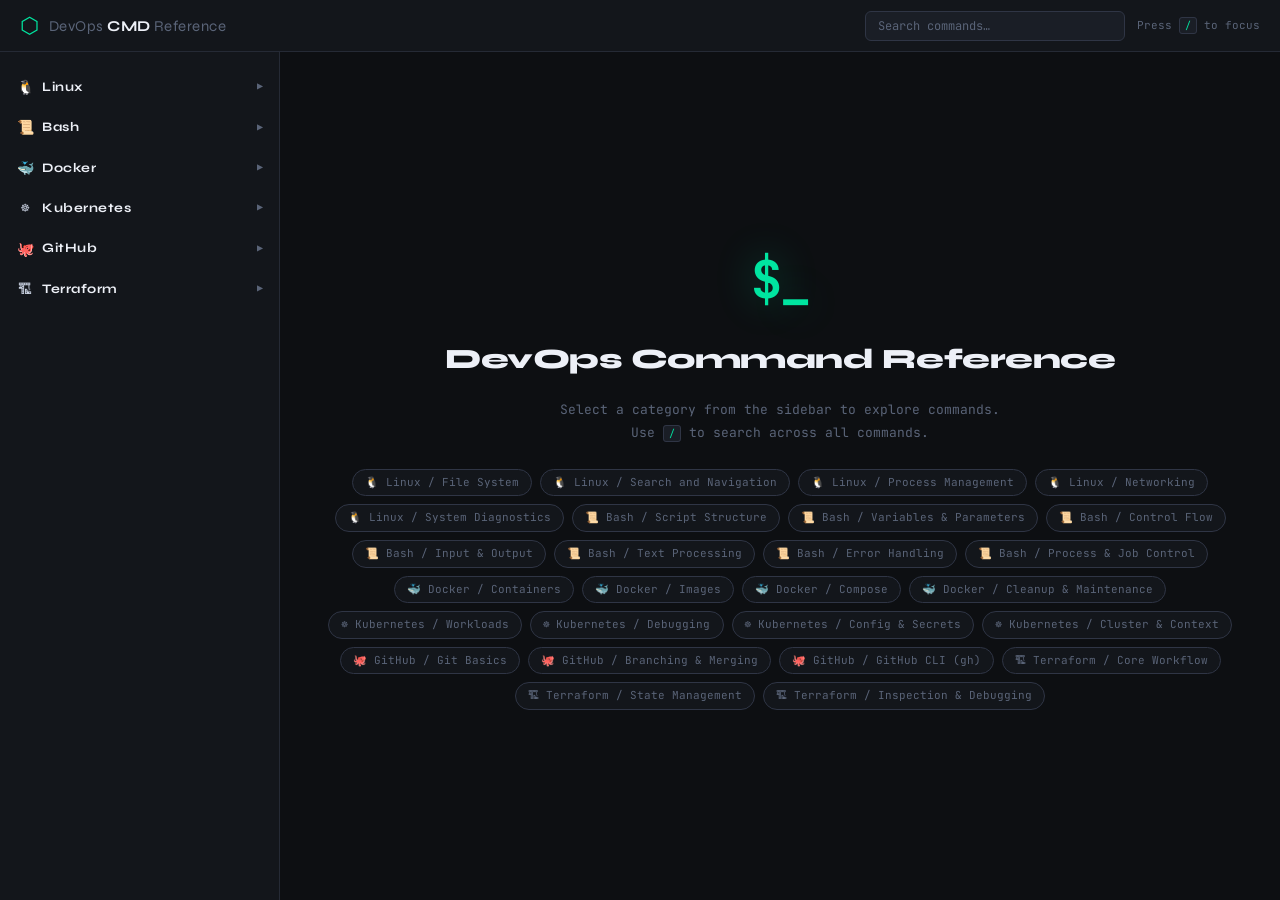
<file: index.html>
<!DOCTYPE html>
<html lang="en">
<head>
  <meta charset="UTF-8" />
  <meta name="viewport" content="width=device-width, initial-scale=1.0" />
  <title>DevOps Command Reference</title>
  <link rel="preconnect" href="https://fonts.googleapis.com" />
  <link href="https://fonts.googleapis.com/css2?family=JetBrains+Mono:wght@300;400;500;700&family=Syne:wght@400;600;700;800&display=swap" rel="stylesheet" />
  <link rel="stylesheet" href="style.css" />
</head>
<body>

  <div id="app">
    <!-- Top Bar -->
    <header class="topbar">
      <div class="topbar-left">
        <span class="topbar-logo">⬡</span>
        <span class="topbar-title">DevOps <strong>CMD</strong> Reference</span>
      </div>
      <div class="topbar-right">
        <input type="text" id="search-input" placeholder="Search commands…" autocomplete="off" />
        <span class="topbar-hint">Press <kbd>/</kbd> to focus</span>
      </div>
    </header>

    <div class="layout">
      <!-- Sidebar -->
      <aside class="sidebar" id="sidebar">
        <div class="sidebar-inner">
          <nav id="sidebar-nav">
            <p class="sidebar-loading">Loading…</p>
          </nav>
        </div>
      </aside>

      <!-- Main Content -->
      <main class="content" id="content">
        <div class="welcome" id="welcome-screen">
          <div class="welcome-icon">$_</div>
          <h1>DevOps Command Reference</h1>
          <p>Select a category from the sidebar to explore commands.<br/>Use <kbd>/</kbd> to search across all commands.</p>
          <div class="welcome-tags" id="welcome-tags"></div>
        </div>
        <div id="command-view" class="hidden"></div>
        <div id="search-results" class="hidden"></div>
      </main>
    </div>
  </div>

  <script src="app.js"></script>
</body>
</html>
</file>
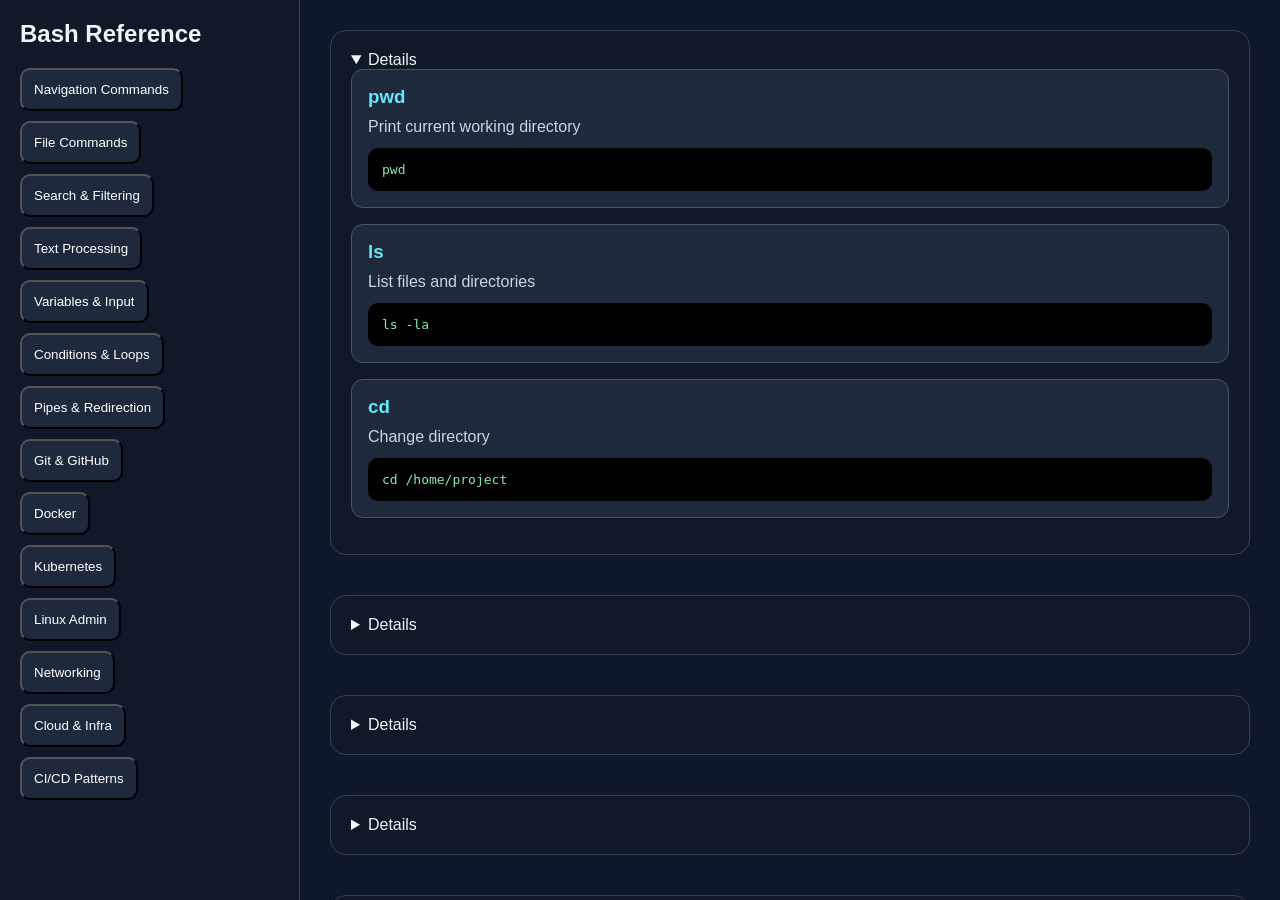
<file: index_old.html>
<!DOCTYPE html>
<html lang="en">
<head>
  <meta charset="UTF-8" />
  <meta name="viewport" content="width=device-width, initial-scale=1.0" />
  <title>Bash Reference for CI/CD</title>

  <style>
    * {
      margin: 0;
      padding: 0;
      box-sizing: border-box;
    }

    body {
      font-family: Arial, sans-serif;
      display: flex;
      height: 100vh;
      background: #0f172a;
      color: #f1f5f9;
    }

    .sidebar {
      width: 300px;
      background: #111827;
      border-right: 1px solid #334155;
      overflow-y: auto;
      padding: 20px;
    }

    .sidebar h1 {
      font-size: 24px;
      margin-bottom: 20px;
    }

    .nav-item {
      display: block;
      padding: 12px;
      margin-bottom: 10px;
      background: #1e293b;
      border-radius: 10px;
      text-decoration: none;
      color: white;
      transition: 0.2s;
    }

    .nav-item:hover {
      background: #334155;
    }

    .content {
      flex: 1;
      overflow-y: auto;
      padding: 30px;
    }

    .section {
      margin-bottom: 40px;
      background: #111827;
      border: 1px solid #334155;
      border-radius: 16px;
      padding: 20px;
    }

    details summary {
      font-size: 24px;
      font-weight: bold;
      cursor: pointer;
      margin-bottom: 20px;
    }

    .command-card {
      background: #1e293b;
      border: 1px solid #475569;
      border-radius: 12px;
      padding: 16px;
      margin-bottom: 16px;
    }

    .command-card h3 {
      color: #67e8f9;
      margin-bottom: 10px;
    }

    .command-card p {
      margin-bottom: 12px;
      color: #cbd5e1;
    }

    pre {
      background: black;
      color: #86efac;
      padding: 14px;
      border-radius: 10px;
      overflow-x: auto;
    }

    @media (max-width: 768px) {
      body {
        flex-direction: column;
      }

      .sidebar {
        width: 100%;
        height: auto;
        border-right: none;
        border-bottom: 1px solid #334155;
      }
    }
  </style>
</head>
<body>

  <div class="sidebar">
    <h1>Bash Reference</h1>

    <button class="nav-item" onclick="showSection('navigation')">Navigation Commands</button>
    <button class="nav-item" onclick="showSection('files')">File Commands</button>
    <button class="nav-item" onclick="showSection('search')">Search & Filtering</button>
    <button class="nav-item" onclick="showSection('text')">Text Processing</button>
    <button class="nav-item" onclick="showSection('variables')">Variables & Input</button>
    <button class="nav-item" onclick="showSection('logic')">Conditions & Loops</button>
    <button class="nav-item" onclick="showSection('pipes')">Pipes & Redirection</button>
    <button class="nav-item" onclick="showSection('git')">Git & GitHub</button>
    <button class="nav-item" onclick="showSection('docker')">Docker</button>
    <button class="nav-item" onclick="showSection('kubernetes')">Kubernetes</button>
    <button class="nav-item" onclick="showSection('linux-admin')">Linux Admin</button>
    <button class="nav-item" onclick="showSection('networking')">Networking</button>
    <button class="nav-item" onclick="showSection('cloud')">Cloud & Infra</button>
    <button class="nav-item" onclick="showSection('patterns')">CI/CD Patterns</button>
  </div>

  <div class="content">

    <div class="section" id="navigation">
      <details open>
        <!-- <summary>Navigation Commands</summary> -->

        <div class="command-card">
          <h3>pwd</h3>
          <p>Print current working directory</p>
          <pre><code>pwd</code></pre>
        </div>

        <div class="command-card">
          <h3>ls</h3>
          <p>List files and directories</p>
          <pre><code>ls -la</code></pre>
        </div>

        <div class="command-card">
          <h3>cd</h3>
          <p>Change directory</p>
          <pre><code>cd /home/project</code></pre>
        </div>
      </details>
    </div>

    <div class="section" id="files">
      <details>
        <!-- <summary>File Commands</summary> -->

        <div class="command-card">
          <h3>mkdir</h3>
          <p>Create directories</p>
          <pre><code>mkdir -p app/config/dev</code></pre>
        </div>

        <div class="command-card">
          <h3>touch</h3>
          <p>Create empty files</p>
          <pre><code>touch test.txt</code></pre>
        </div>

        <div class="command-card">
          <h3>rm</h3>
          <p>Remove files/directories</p>
          <pre><code>rm -rf temp/</code></pre>
        </div>
      </details>
    </div>

    <div class="section" id="search">
      <details>
        <!-- <summary>Search & Filtering</summary> -->

        <div class="command-card">
          <h3>grep</h3>
          <p>Search text patterns</p>
          <pre><code>grep "ERROR" app.log</code></pre>
        </div>

        <div class="command-card">
          <h3>find</h3>
          <p>Find files and directories</p>
          <pre><code>find . -name "*.sh"</code></pre>
        </div>
      </details>
    </div>

    <div class="section" id="text">
      <details>
        <!-- <summary>Text Processing</summary> -->

        <div class="command-card">
          <h3>awk</h3>
          <p>Field-based text processing</p>
          <pre><code>awk '{print $1}' file.txt</code></pre>
        </div>

        <div class="command-card">
          <h3>sed</h3>
          <p>Stream editor and replacements</p>
          <pre><code>sed 's/hello/world/' file.txt</code></pre>
        </div>

        <div class="command-card">
          <h3>cut</h3>
          <p>Extract columns</p>
          <pre><code>cut -d ':' -f1 /etc/passwd</code></pre>
        </div>
      </details>
    </div>

    <div class="section" id="variables">
      <details>
        <!-- <summary>Variables & Input</summary> -->

        <div class="command-card">
          <h3>Variables</h3>
          <p>Store values</p>
          <pre><code>name="Praveen"
echo "$name"</code></pre>
        </div>

        <div class="command-card">
          <h3>read</h3>
          <p>Read user input or parse lines</p>
          <pre><code>while read -r status file</code></pre>
        </div>
      </details>
    </div>

    <div class="section" id="logic">
      <details>
        <!-- <summary>Conditions & Loops</summary> -->

        <div class="command-card">
          <h3>if</h3>
          <p>Conditional execution</p>
          <pre><code>if [[ -f test.txt ]]; then
  echo "Exists"
fi</code></pre>
        </div>

        <div class="command-card">
          <h3>case</h3>
          <p>Pattern matching</p>
          <pre><code>case "$status" in
  A) echo "Added" ;;
esac</code></pre>
        </div>
      </details>
    </div>

    <div class="section" id="pipes">
      <details>
        <!-- <summary>Pipes & Redirection</summary> -->

        <div class="command-card">
          <h3>Pipe |</h3>
          <p>Pass output between commands</p>
          <pre><code>cat app.log | grep ERROR</code></pre>
        </div>

        <div class="command-card">
          <h3>Redirect ></h3>
          <p>Overwrite file output</p>
          <pre><code>echo "hello" > file.txt</code></pre>
        </div>
      </details>
    </div>

    <div class="section" id="git">
      <details>
        <!-- <summary>Git & GitHub Commands</summary> -->

        <div class="command-card">
          <h3>git clone</h3>
          <p>Clone repositories</p>
          <pre><code>git clone https://github.com/org/repo.git</code></pre>
        </div>

        <div class="command-card">
          <h3>git status</h3>
          <p>Show repository status</p>
          <pre><code>git status</code></pre>
        </div>

        <div class="command-card">
          <h3>git diff</h3>
          <p>Compare changes</p>
          <pre><code>git diff --name-status origin/main...HEAD</code></pre>
        </div>

        <div class="command-card">
          <h3>git fetch</h3>
          <p>Fetch remote changes</p>
          <pre><code>git fetch origin main</code></pre>
        </div>

        <div class="command-card">
          <h3>git log</h3>
          <p>View commit history</p>
          <pre><code>git log --oneline --graph</code></pre>
        </div>

        <div class="command-card">
          <h3>gh pr create</h3>
          <p>Create pull request using GitHub CLI</p>
          <pre><code>gh pr create --base main --head feature-branch</code></pre>
        </div>
      </details>
    </div>

    <div class="section" id="docker">
      <details>
        <!-- <summary>Docker Commands</summary> -->

        <div class="command-card">
          <h3>docker build</h3>
          <p>Build Docker image</p>
          <pre><code>docker build -t my-app:1.0 .</code></pre>
        </div>

        <div class="command-card">
          <h3>docker run</h3>
          <p>Run container</p>
          <pre><code>docker run -p 8080:8080 my-app:1.0</code></pre>
        </div>

        <div class="command-card">
          <h3>docker ps</h3>
          <p>List running containers</p>
          <pre><code>docker ps -a</code></pre>
        </div>

        <div class="command-card">
          <h3>docker logs</h3>
          <p>View container logs</p>
          <pre><code>docker logs -f container-id</code></pre>
        </div>

        <div class="command-card">
          <h3>docker exec</h3>
          <p>Execute commands inside container</p>
          <pre><code>docker exec -it container-id bash</code></pre>
        </div>
      </details>
    </div>

    <div class="section" id="kubernetes">
      <details>
        <!-- <summary>Kubernetes Commands</summary> -->

        <div class="command-card">
          <h3>kubectl get pods</h3>
          <p>List pods</p>
          <pre><code>kubectl get pods -A</code></pre>
        </div>

        <div class="command-card">
          <h3>kubectl describe</h3>
          <p>Describe resources</p>
          <pre><code>kubectl describe pod my-pod</code></pre>
        </div>

        <div class="command-card">
          <h3>kubectl logs</h3>
          <p>View pod logs</p>
          <pre><code>kubectl logs -f pod-name</code></pre>
        </div>

        <div class="command-card">
          <h3>kubectl exec</h3>
          <p>Execute command inside pod</p>
          <pre><code>kubectl exec -it pod-name -- bash</code></pre>
        </div>

        <div class="command-card">
          <h3>kubectl apply</h3>
          <p>Apply manifests</p>
          <pre><code>kubectl apply -f deployment.yaml</code></pre>
        </div>
      </details>
    </div>

    <div class="section" id="linux-admin">
      <details>
        <!-- <summary>Linux Administration Commands</summary> -->

        <div class="command-card">
          <h3>systemctl</h3>
          <p>Manage Linux services</p>
          <pre><code>systemctl status nginx</code></pre>
        </div>

        <div class="command-card">
          <h3>journalctl</h3>
          <p>View system logs</p>
          <pre><code>journalctl -u nginx -f</code></pre>
        </div>

        <div class="command-card">
          <h3>df</h3>
          <p>Disk space usage</p>
          <pre><code>df -h</code></pre>
        </div>

        <div class="command-card">
          <h3>free</h3>
          <p>Memory usage</p>
          <pre><code>free -m</code></pre>
        </div>

        <div class="command-card">
          <h3>top</h3>
          <p>Monitor processes</p>
          <pre><code>top</code></pre>
        </div>
      </details>
    </div>

    <div class="section" id="networking">
      <details>
        <!-- <summary>Networking Commands</summary> -->

        <div class="command-card">
          <h3>curl</h3>
          <p>Make HTTP requests</p>
          <pre><code>curl -X GET https://api.example.com</code></pre>
        </div>

        <div class="command-card">
          <h3>wget</h3>
          <p>Download files</p>
          <pre><code>wget https://example.com/file.zip</code></pre>
        </div>

        <div class="command-card">
          <h3>ping</h3>
          <p>Test connectivity</p>
          <pre><code>ping google.com</code></pre>
        </div>

        <div class="command-card">
          <h3>netstat</h3>
          <p>Check listening ports</p>
          <pre><code>netstat -tulpn</code></pre>
        </div>
      </details>
    </div>

    <div class="section" id="cloud">
      <details>
        <!-- <summary>Cloud & Infrastructure Commands</summary> -->

        <div class="command-card">
          <h3>terraform init</h3>
          <p>Initialize Terraform project</p>
          <pre><code>terraform init</code></pre>
        </div>

        <div class="command-card">
          <h3>terraform plan</h3>
          <p>Preview infrastructure changes</p>
          <pre><code>terraform plan</code></pre>
        </div>

        <div class="command-card">
          <h3>terraform apply</h3>
          <p>Apply infrastructure changes</p>
          <pre><code>terraform apply</code></pre>
        </div>

        <div class="command-card">
          <h3>ssh</h3>
          <p>Connect to remote server</p>
          <pre><code>ssh user@server-ip</code></pre>
        </div>

        <div class="command-card">
          <h3>scp</h3>
          <p>Copy files to remote server</p>
          <pre><code>scp app.jar user@server:/opt/apps</code></pre>
        </div>
      </details>
    </div>

  </div>
  <script>
  function showSection(sectionId) {

      // Get all sections
      const sections = document.querySelectorAll('.section');

      // Hide all sections
      sections.forEach(section => {
          section.style.display = 'none';
      });

      // Show selected section
      document.getElementById(sectionId).style.display = 'block';
  }
  </script>
</body>
</html>
</file>
<file: style.css>
/* ═══════════════════════════════════════════
   DevOps CMD Reference — Terminal Industrial
   ═══════════════════════════════════════════ */

:root {
  --bg:          #0d0f12;
  --bg2:         #13161b;
  --bg3:         #1a1e26;
  --border:      #252a35;
  --border2:     #2f3545;
  --accent:      #00e5a0;
  --accent2:     #0097ff;
  --accent3:     #ff6b35;
  --warn:        #ffcc00;
  --text:        #c8d0e0;
  --text-dim:    #5a6478;
  --text-bright: #edf0f7;
  --sidebar-w:   280px;
  --topbar-h:    52px;
  --mono:        'JetBrains Mono', monospace;
  --sans:        'Syne', sans-serif;
  --radius:      6px;
}

*, *::before, *::after { box-sizing: border-box; margin: 0; padding: 0; }

html, body {
  height: 100%;
  background: var(--bg);
  color: var(--text);
  font-family: var(--mono);
  font-size: 13px;
  line-height: 1.6;
  overflow: hidden;
}

/* ── TOP BAR ─────────────────────────────── */
.topbar {
  position: fixed;
  top: 0; left: 0; right: 0;
  height: var(--topbar-h);
  background: var(--bg2);
  border-bottom: 1px solid var(--border);
  display: flex;
  align-items: center;
  justify-content: space-between;
  padding: 0 20px;
  z-index: 100;
  gap: 16px;
}

.topbar-left {
  display: flex;
  align-items: center;
  gap: 10px;
  flex-shrink: 0;
}

.topbar-logo {
  font-size: 22px;
  color: var(--accent);
  line-height: 1;
}

.topbar-title {
  font-family: var(--sans);
  font-size: 15px;
  color: var(--text-dim);
  letter-spacing: 0.03em;
}

.topbar-title strong {
  color: var(--text-bright);
  font-weight: 700;
}

.topbar-right {
  display: flex;
  align-items: center;
  gap: 12px;
}

#search-input {
  background: var(--bg3);
  border: 1px solid var(--border2);
  color: var(--text-bright);
  font-family: var(--mono);
  font-size: 12px;
  padding: 6px 12px;
  border-radius: var(--radius);
  width: 260px;
  outline: none;
  transition: border-color 0.15s, box-shadow 0.15s;
}

#search-input:focus {
  border-color: var(--accent);
  box-shadow: 0 0 0 2px rgba(0, 229, 160, 0.12);
}

#search-input::placeholder { color: var(--text-dim); }

.topbar-hint {
  color: var(--text-dim);
  font-size: 11px;
  white-space: nowrap;
}

kbd {
  background: var(--bg3);
  border: 1px solid var(--border2);
  color: var(--accent);
  padding: 1px 5px;
  border-radius: 3px;
  font-family: var(--mono);
  font-size: 10px;
}

/* ── LAYOUT ──────────────────────────────── */
#app { height: 100%; }

.layout {
  display: flex;
  height: 100vh;
  padding-top: var(--topbar-h);
}

/* ── SIDEBAR ─────────────────────────────── */
.sidebar {
  width: var(--sidebar-w);
  flex-shrink: 0;
  background: var(--bg2);
  border-right: 1px solid var(--border);
  overflow-y: auto;
  overflow-x: hidden;
}

.sidebar::-webkit-scrollbar { width: 4px; }
.sidebar::-webkit-scrollbar-track { background: transparent; }
.sidebar::-webkit-scrollbar-thumb { background: var(--border2); border-radius: 2px; }

.sidebar-inner { padding: 12px 0 24px; }

.sidebar-loading {
  color: var(--text-dim);
  padding: 20px 20px;
  font-size: 12px;
}

/* Category header */
.nav-category {
  margin-top: 4px;
}

.nav-category-header {
  display: flex;
  align-items: center;
  gap: 8px;
  padding: 8px 16px 6px;
  cursor: pointer;
  user-select: none;
  transition: background 0.1s;
  border-radius: 0;
}

.nav-category-header:hover { background: var(--bg3); }

.nav-category-header.active-parent .cat-name {
  color: var(--accent);
}

.cat-icon {
  font-size: 14px;
  width: 18px;
  text-align: center;
  flex-shrink: 0;
}

.cat-name {
  font-family: var(--sans);
  font-size: 13px;
  font-weight: 700;
  color: var(--text-bright);
  letter-spacing: 0.04em;
  flex: 1;
}

.cat-chevron {
  color: var(--text-dim);
  font-size: 10px;
  transition: transform 0.2s;
  flex-shrink: 0;
}

.nav-category.open .cat-chevron { transform: rotate(90deg); }

/* Sub-items */
.nav-subitems {
  display: none;
  padding: 2px 0 6px;
}

.nav-category.open .nav-subitems { display: block; }

.nav-subitem {
  display: flex;
  align-items: center;
  gap: 8px;
  padding: 6px 16px 6px 42px;
  cursor: pointer;
  color: var(--text-dim);
  font-size: 12px;
  transition: all 0.1s;
  border-left: 2px solid transparent;
  margin-left: 0;
}

.nav-subitem:hover {
  color: var(--text);
  background: var(--bg3);
}

.nav-subitem.active {
  color: var(--accent);
  border-left-color: var(--accent);
  background: rgba(0, 229, 160, 0.06);
}

.nav-subitem-count {
  margin-left: auto;
  font-size: 10px;
  background: var(--bg3);
  border: 1px solid var(--border);
  color: var(--text-dim);
  padding: 0px 5px;
  border-radius: 10px;
  min-width: 22px;
  text-align: center;
}

.nav-subitem.active .nav-subitem-count {
  background: rgba(0, 229, 160, 0.1);
  border-color: rgba(0, 229, 160, 0.3);
  color: var(--accent);
}

/* ── MAIN CONTENT ────────────────────────── */
.content {
  flex: 1;
  overflow-y: auto;
  overflow-x: hidden;
  background: var(--bg);
  padding: 28px 32px 60px;
}

.content::-webkit-scrollbar { width: 5px; }
.content::-webkit-scrollbar-track { background: transparent; }
.content::-webkit-scrollbar-thumb { background: var(--border2); border-radius: 3px; }

/* ── WELCOME ─────────────────────────────── */
.welcome {
  display: flex;
  flex-direction: column;
  align-items: center;
  justify-content: center;
  min-height: calc(100vh - var(--topbar-h) - 60px);
  text-align: center;
  gap: 16px;
}

.welcome-icon {
  font-family: var(--mono);
  font-size: 52px;
  font-weight: 700;
  color: var(--accent);
  letter-spacing: -2px;
  text-shadow: 0 0 40px rgba(0,229,160,0.3)  
}

@keyframes blink-cursor {
  0%, 100% { opacity: 1; }
  50% { opacity: 0.3; }
}

.welcome h1 {
  font-family: var(--sans);
  font-size: 28px;
  font-weight: 800;
  color: var(--text-bright);
  letter-spacing: -0.5px;
}

.welcome p {
  color: var(--text-dim);
  font-size: 13px;
  line-height: 1.8;
}

.welcome-tags {
  display: flex;
  flex-wrap: wrap;
  gap: 8px;
  justify-content: center;
  margin-top: 8px;
}

.welcome-tag {
  background: var(--bg2);
  border: 1px solid var(--border2);
  color: var(--text-dim);
  padding: 4px 12px;
  border-radius: 20px;
  font-size: 11px;
  cursor: pointer;
  transition: all 0.15s;
}

.welcome-tag:hover {
  border-color: var(--accent);
  color: var(--accent);
  background: rgba(0,229,160,0.06);
}

/* ── COMMAND VIEW ────────────────────────── */
#command-view.hidden,
#search-results.hidden,
.welcome.hidden { display: none; }

.view-header {
  margin-bottom: 24px;
  padding-bottom: 16px;
  border-bottom: 1px solid var(--border);
}

.view-breadcrumb {
  font-size: 11px;
  color: var(--text-dim);
  margin-bottom: 6px;
  letter-spacing: 0.06em;
  text-transform: uppercase;
}

.view-breadcrumb span { color: var(--accent); }

.view-title {
  font-family: var(--sans);
  font-size: 22px;
  font-weight: 800;
  color: var(--text-bright);
  display: flex;
  align-items: center;
  gap: 10px;
}

.view-title-icon { font-size: 20px; }

.view-desc {
  color: var(--text-dim);
  font-size: 12px;
  margin-top: 6px;
}

.view-count {
  display: inline-flex;
  align-items: center;
  gap: 4px;
  background: var(--bg2);
  border: 1px solid var(--border);
  color: var(--text-dim);
  padding: 2px 8px;
  border-radius: 10px;
  font-size: 11px;
  margin-top: 8px;
}

/* ── COMMAND CARDS ───────────────────────── */
.commands-grid {
  display: grid;
  gap: 12px;
}

.cmd-card {
  background: var(--bg2);
  border: 1px solid var(--border);
  border-radius: var(--radius);
  overflow: hidden;
  transition: border-color 0.15s, box-shadow 0.15s;
}

.cmd-card:hover {
  border-color: var(--border2);
  box-shadow: 0 2px 16px rgba(0,0,0,0.3);
}

.cmd-card-header {
  display: flex;
  align-items: flex-start;
  gap: 12px;
  padding: 14px 16px 12px;
  cursor: pointer;
  user-select: none;
}

.cmd-name {
  font-size: 14px;
  font-weight: 700;
  color: var(--accent);
  letter-spacing: 0.02em;
  flex-shrink: 0;
  padding-top: 1px;
}

.cmd-summary {
  flex: 1;
  font-size: 12px;
  color: var(--text);
  padding-top: 2px;
  line-height: 1.5;
}

.cmd-tags {
  display: flex;
  gap: 5px;
  flex-wrap: wrap;
  flex-shrink: 0;
}

.cmd-tag {
  font-size: 10px;
  padding: 1px 7px;
  border-radius: 10px;
  border: 1px solid;
}

.cmd-tag.day-to-day { color: #00e5a0; border-color: rgba(0,229,160,0.3); background: rgba(0,229,160,0.06); }
.cmd-tag.debug      { color: #ff6b35; border-color: rgba(255,107,53,0.3);  background: rgba(255,107,53,0.06); }
.cmd-tag.admin      { color: #ffcc00; border-color: rgba(255,204,0,0.3);   background: rgba(255,204,0,0.06); }
.cmd-tag.network    { color: #0097ff; border-color: rgba(0,151,255,0.3);   background: rgba(0,151,255,0.06); }

.cmd-expand-btn {
  font-size: 10px;
  color: var(--text-dim);
  flex-shrink: 0;
  padding-top: 3px;
  transition: transform 0.2s, color 0.15s;
}

.cmd-card.open .cmd-expand-btn {
  transform: rotate(180deg);
  color: var(--accent);
}

.cmd-card-body {
  display: none;
  border-top: 1px solid var(--border);
  padding: 0;
}

.cmd-card.open .cmd-card-body { display: block; }

/* Options table */
.cmd-options {
  padding: 12px 16px 0;
}

.cmd-options-title {
  font-size: 10px;
  text-transform: uppercase;
  letter-spacing: 0.1em;
  color: var(--text-dim);
  margin-bottom: 8px;
}

.cmd-options-table {
  width: 100%;
  border-collapse: collapse;
  font-size: 12px;
  margin-bottom: 12px;
}

.cmd-options-table th {
  text-align: left;
  color: var(--text-dim);
  font-size: 10px;
  text-transform: uppercase;
  letter-spacing: 0.08em;
  padding: 4px 8px;
  border-bottom: 1px solid var(--border);
  font-weight: 500;
}

.cmd-options-table td {
  padding: 5px 8px;
  vertical-align: top;
  border-bottom: 1px solid rgba(37, 42, 53, 0.5);
}

.cmd-options-table tr:last-child td { border-bottom: none; }

.opt-flag {
  font-weight: 700;
  color: var(--accent2);
  white-space: nowrap;
  font-size: 11px;
}

.opt-desc { color: var(--text); }

/* Examples */
.cmd-examples {
  padding: 12px 16px;
  border-top: 1px solid var(--border);
}

.cmd-examples-title {
  font-size: 10px;
  text-transform: uppercase;
  letter-spacing: 0.1em;
  color: var(--text-dim);
  margin-bottom: 8px;
}

.cmd-example {
  margin-bottom: 10px;
}

.cmd-example:last-child { margin-bottom: 0; }

.cmd-example-desc {
  font-size: 11px;
  color: var(--text-dim);
  margin-bottom: 4px;
}

.cmd-example-code {
  background: var(--bg3);
  border: 1px solid var(--border);
  border-left: 3px solid var(--accent);
  border-radius: var(--radius);
  padding: 8px 12px;
  font-size: 12px;
  color: var(--text-bright);
  display: flex;
  align-items: flex-start;
  gap: 8px;
  position: relative;
  overflow-x: auto;
  cursor: pointer;
  transition: border-left-color 0.15s, background 0.15s;
}

.cmd-example-code:hover {
  background: #1e2330;
  border-left-color: var(--accent2);
}

.cmd-example-code::before {
  content: '$';
  color: var(--accent);
  flex-shrink: 0;
  font-weight: 700;
}

.cmd-example-code .copy-hint {
  position: absolute;
  right: 8px;
  top: 50%;
  transform: translateY(-50%);
  font-size: 10px;
  color: var(--text-dim);
  opacity: 0;
  transition: opacity 0.15s;
  pointer-events: none;
}

.cmd-example-code:hover .copy-hint { opacity: 1; }
.cmd-example-code.copied { border-left-color: var(--warn); }

/* Note */
.cmd-note {
  margin: 8px 16px 12px;
  background: rgba(0, 151, 255, 0.06);
  border: 1px solid rgba(0, 151, 255, 0.2);
  border-radius: var(--radius);
  padding: 8px 12px;
  font-size: 11px;
  color: var(--accent2);
}

.cmd-note::before { content: '⚠ '; }

/* ── SEARCH RESULTS ──────────────────────── */
.search-header {
  margin-bottom: 20px;
  padding-bottom: 12px;
  border-bottom: 1px solid var(--border);
}

.search-header h2 {
  font-family: var(--sans);
  font-size: 18px;
  font-weight: 700;
  color: var(--text-bright);
}

.search-header p {
  color: var(--text-dim);
  font-size: 12px;
  margin-top: 4px;
}

.search-result-group {
  margin-bottom: 20px;
}

.search-group-label {
  font-size: 10px;
  text-transform: uppercase;
  letter-spacing: 0.1em;
  color: var(--text-dim);
  margin-bottom: 8px;
  display: flex;
  align-items: center;
  gap: 8px;
}

.search-group-label::after {
  content: '';
  flex: 1;
  height: 1px;
  background: var(--border);
}

.search-match {
  background: rgba(0,229,160,0.08);
  color: var(--accent);
  border-radius: 2px;
  padding: 0 2px;
}

/* ── EMPTY STATE ─────────────────────────── */
.empty-state {
  text-align: center;
  padding: 60px 20px;
  color: var(--text-dim);
}

.empty-state .empty-icon { font-size: 36px; margin-bottom: 12px; }
.empty-state p { font-size: 13px; }

/* ── SCROLLBAR GLOBAL ────────────────────── */
* { scrollbar-width: thin; scrollbar-color: var(--border2) transparent; }

/* ── RESPONSIVE ──────────────────────────── */
@media (max-width: 700px) {
  :root { --sidebar-w: 220px; }
  .content { padding: 16px 16px 40px; }
  .topbar-hint { display: none; }
  #search-input { width: 160px; }
}
</file>
